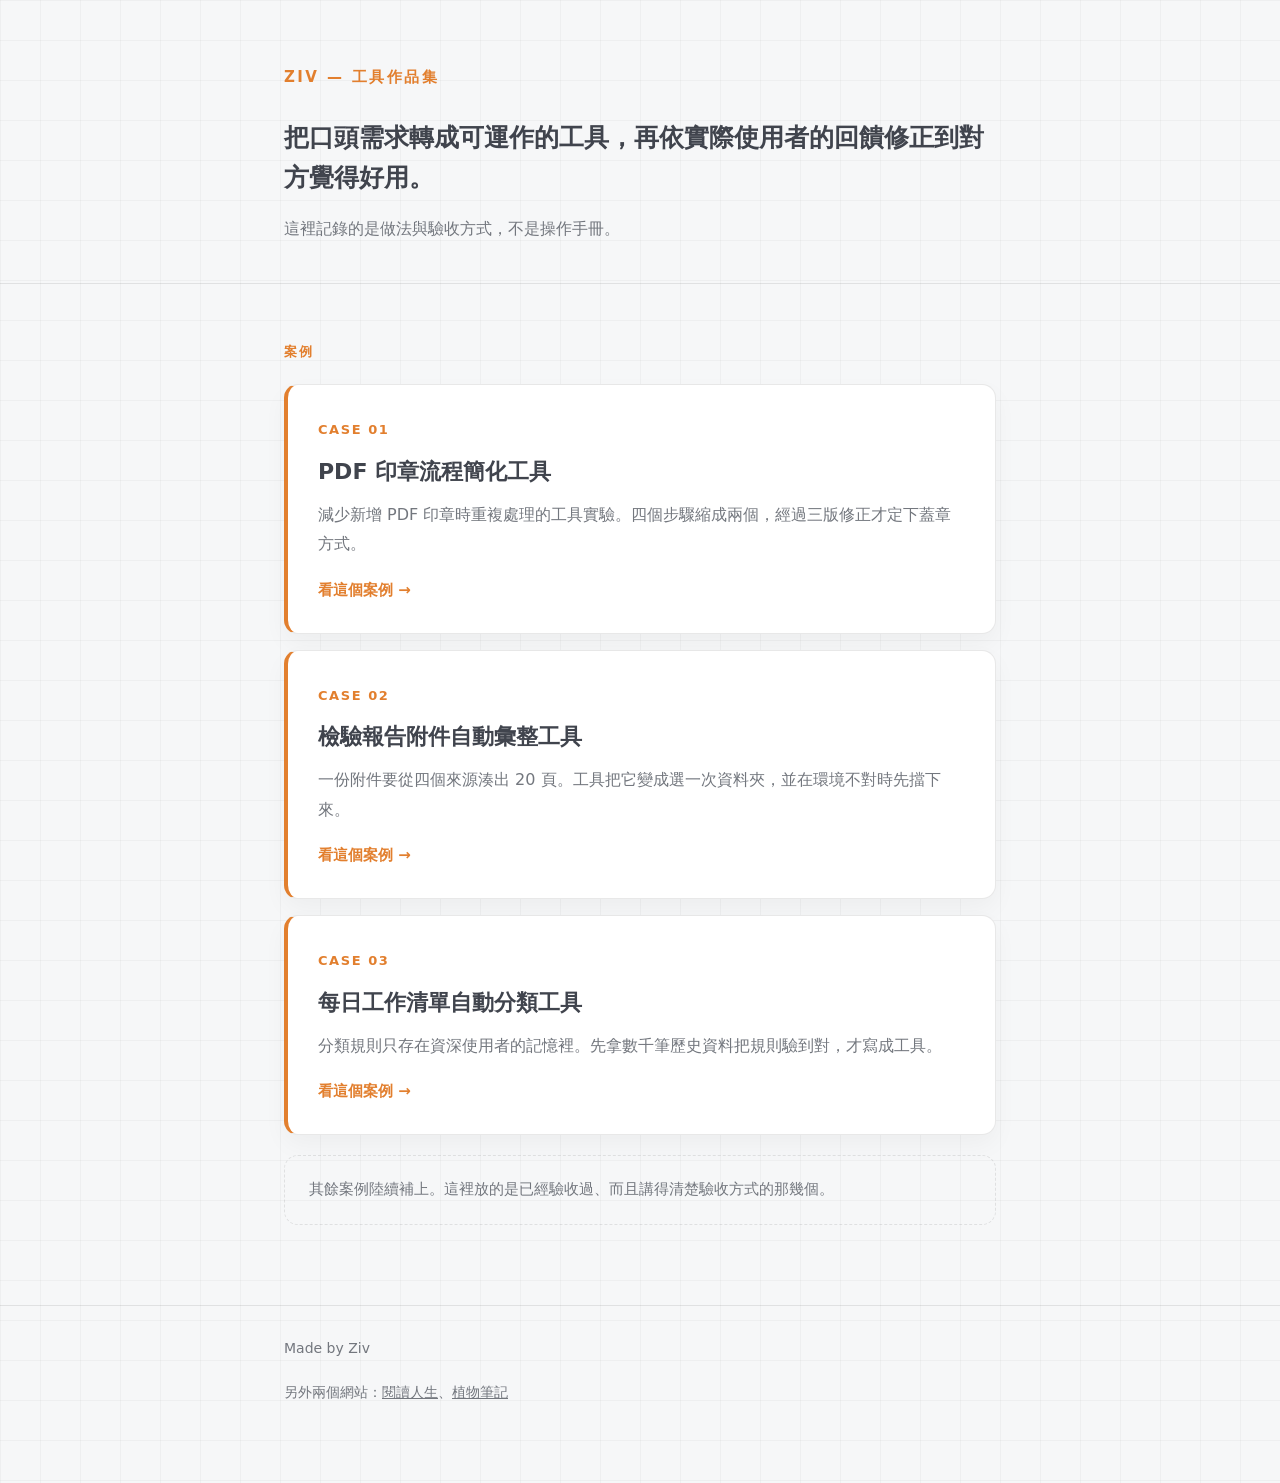
<file: index.html>
<!DOCTYPE html>
<html lang="zh-Hant">
<head>
<meta charset="utf-8">
<meta name="viewport" content="width=device-width, initial-scale=1">
<title>Ziv｜工具作品集</title>
<meta name="description" content="把口頭需求轉成可運作的小工具，再依實際使用者的回饋修正到對方覺得好用。">
<link rel="stylesheet" href="styles.css">
</head>
<body>

<header class="site-head">
  <div class="wrap">
    <p class="site-name">ZIV — 工具作品集</p>
    <p class="site-lead">把口頭需求轉成可運作的工具，再依實際使用者的回饋修正到對方覺得好用。</p>
    <p class="site-sub">這裡記錄的是做法與驗收方式，不是操作手冊。</p>
  </div>
</header>

<main class="wrap">

  <p class="section-label">案例</p>

  <a class="case" href="pdf-stamp.html">
    <span class="case-no">CASE 01</span>
    <h2 class="case-title" style="border:0;padding:0;margin:10px 0 0;">PDF 印章流程簡化工具</h2>
    <p class="case-desc">減少新增 PDF 印章時重複處理的工具實驗。四個步驟縮成兩個，經過三版修正才定下蓋章方式。</p>
    <p class="case-more">看這個案例 →</p>
  </a>

  <a class="case" href="report-appendix.html" style="margin-top:16px;">
    <span class="case-no">CASE 02</span>
    <h2 class="case-title" style="border:0;padding:0;margin:10px 0 0;">檢驗報告附件自動彙整工具</h2>
    <p class="case-desc">一份附件要從四個來源湊出 20 頁。工具把它變成選一次資料夾，並在環境不對時先擋下來。</p>
    <p class="case-more">看這個案例 →</p>
  </a>

  <a class="case" href="worklist-sorter.html" style="margin-top:16px;">
    <span class="case-no">CASE 03</span>
    <h2 class="case-title" style="border:0;padding:0;margin:10px 0 0;">每日工作清單自動分類工具</h2>
    <p class="case-desc">分類規則只存在資深使用者的記憶裡。先拿數千筆歷史資料把規則驗到對，才寫成工具。</p>
    <p class="case-more">看這個案例 →</p>
  </a>

  <p class="pending">其餘案例陸續補上。這裡放的是已經驗收過、而且講得清楚驗收方式的那幾個。</p>

</main>

<footer class="site-foot">
  <div class="wrap">
    <p>Made by Ziv</p>
    <p>另外兩個網站：<a href="https://vita-lectionis.pages.dev">閱讀人生</a>、<a href="https://folia-domestica.pages.dev">植物筆記</a></p>
  </div>
</footer>

</body>
</html>
</file>
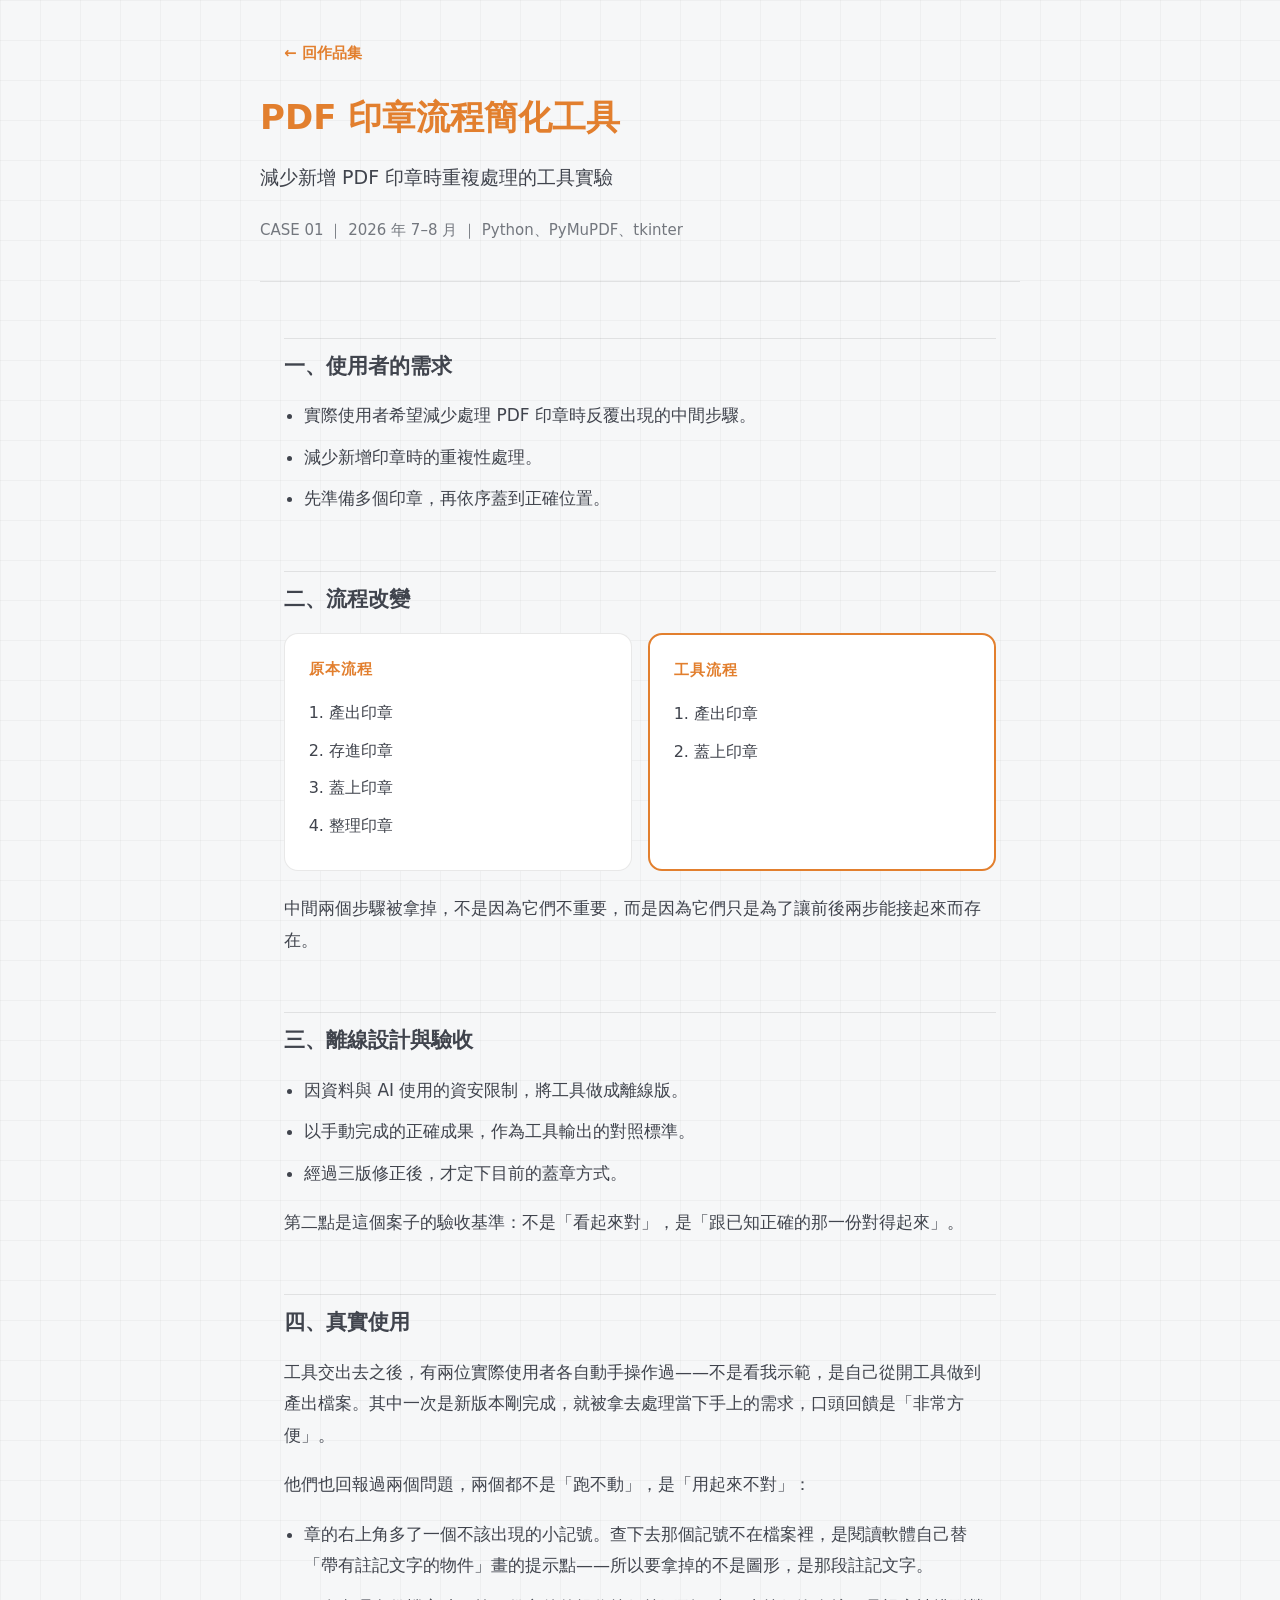
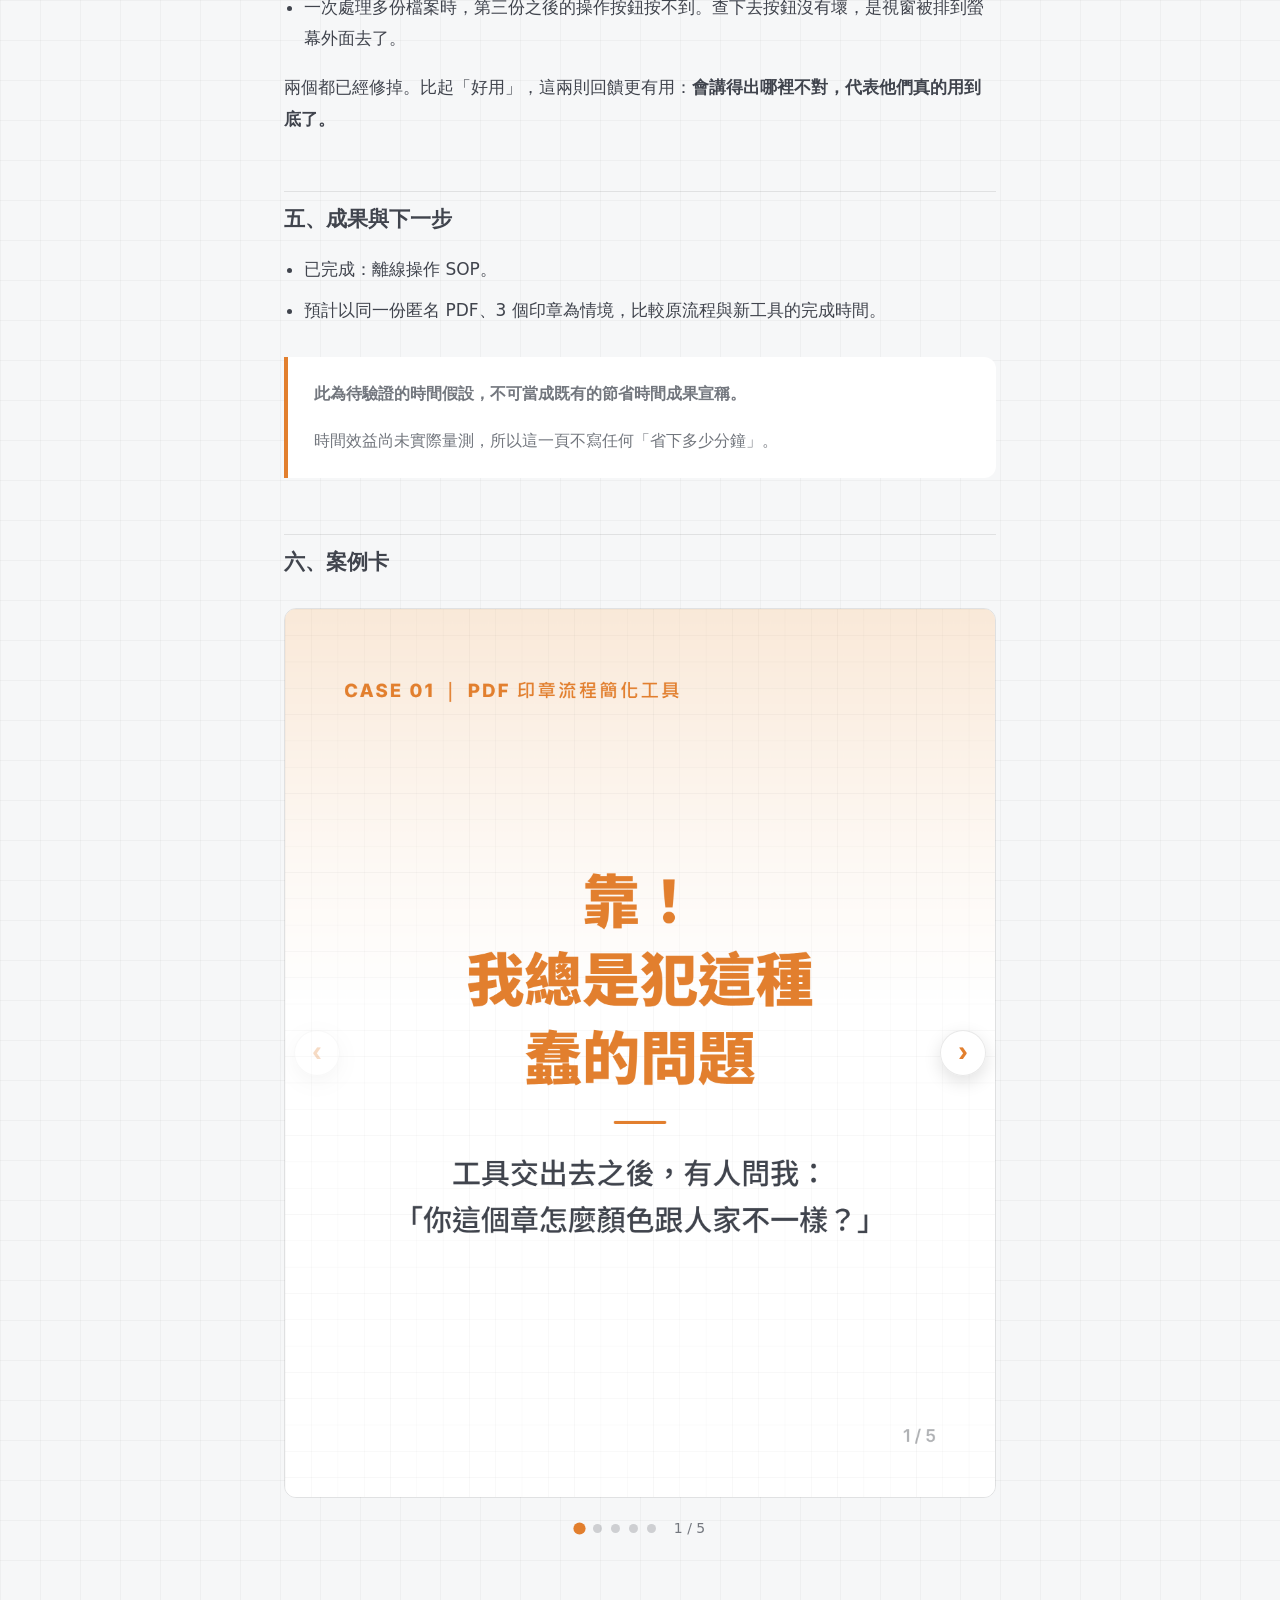
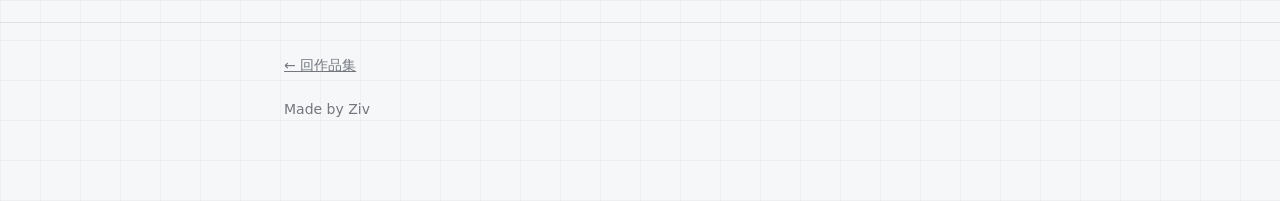
<file: pdf-stamp.html>
<!DOCTYPE html>
<html lang="zh-Hant">
<head>
<meta charset="utf-8">
<meta name="viewport" content="width=device-width, initial-scale=1">
<title>PDF 印章流程簡化工具｜Ziv 工具作品集</title>
<meta name="description" content="減少新增 PDF 印章時重複處理的工具實驗：需求、流程改變、離線設計與驗收方式。">
<link rel="stylesheet" href="styles.css">
</head>
<body>

<div class="wrap">
  <a class="back" href="index.html">← 回作品集</a>
</div>

<header class="wrap art-head">
  <h1 class="art-title">PDF 印章流程簡化工具</h1>
  <p class="art-sub">減少新增 PDF 印章時重複處理的工具實驗</p>
  <p class="art-meta">CASE 01 ｜ 2026 年 7–8 月 ｜ Python、PyMuPDF、tkinter</p>
</header>

<main class="wrap">

  <h2>一、使用者的需求</h2>
  <ul>
    <li>實際使用者希望減少處理 PDF 印章時反覆出現的中間步驟。</li>
    <li>減少新增印章時的重複性處理。</li>
    <li>先準備多個印章，再依序蓋到正確位置。</li>
  </ul>

  <h2>二、流程改變</h2>
  <div class="flow-pair">
    <div class="flow-box">
      <h3>原本流程</h3>
      <ol>
        <li>產出印章</li>
        <li>存進印章</li>
        <li>蓋上印章</li>
        <li>整理印章</li>
      </ol>
    </div>
    <div class="flow-box now">
      <h3>工具流程</h3>
      <ol>
        <li>產出印章</li>
        <li>蓋上印章</li>
      </ol>
    </div>
  </div>
  <p>中間兩個步驟被拿掉，不是因為它們不重要，而是因為它們只是為了讓前後兩步能接起來而存在。</p>

  <h2>三、離線設計與驗收</h2>
  <ul>
    <li>因資料與 AI 使用的資安限制，將工具做成離線版。</li>
    <li>以手動完成的正確成果，作為工具輸出的對照標準。</li>
    <li>經過三版修正後，才定下目前的蓋章方式。</li>
  </ul>
  <p>第二點是這個案子的驗收基準：不是「看起來對」，是「跟已知正確的那一份對得起來」。</p>

  <h2>四、真實使用</h2>

  <p>工具交出去之後，有兩位實際使用者各自動手操作過——不是看我示範，是自己從開工具做到產出檔案。其中一次是新版本剛完成，就被拿去處理當下手上的需求，口頭回饋是「非常方便」。</p>

  <p>他們也回報過兩個問題，兩個都不是「跑不動」，是「用起來不對」：</p>
  <ul>
    <li>章的右上角多了一個不該出現的小記號。查下去那個記號不在檔案裡，是閱讀軟體自己替「帶有註記文字的物件」畫的提示點——所以要拿掉的不是圖形，是那段註記文字。</li>
    <li>一次處理多份檔案時，第三份之後的操作按鈕按不到。查下去按鈕沒有壞，是視窗被排到螢幕外面去了。</li>
  </ul>

  <p>兩個都已經修掉。比起「好用」，這兩則回饋更有用：<strong>會講得出哪裡不對，代表他們真的用到底了。</strong></p>

  <h2>五、成果與下一步</h2>
  <ul>
    <li>已完成：離線操作 SOP。</li>
    <li>預計以同一份匿名 PDF、3 個印章為情境，比較原流程與新工具的完成時間。</li>
  </ul>

  <div class="caveat">
    <p><strong>此為待驗證的時間假設，不可當成既有的節省時間成果宣稱。</strong></p>
    <p>時間效益尚未實際量測，所以這一頁不寫任何「省下多少分鐘」。</p>
  </div>

  <h2>六、案例卡</h2>

  <div class="carousel" id="cardDeck">
    <div class="carousel-frame">
      <button class="nav prev" type="button" aria-label="上一張">‹</button>

      <div class="track" tabindex="0" role="group" aria-roledescription="輪播" aria-label="案例卡">
        <!-- 輪播不用 lazy：翻到下一張才開始抓圖，會先閃一格空白 -->
        <figure class="slide"><img src="cards/01-cover.png" alt="封面：PDF 印章流程簡化工具" decoding="async"></figure>
        <figure class="slide"><img src="cards/02-needs.png" alt="使用者需求" decoding="async"></figure>
        <figure class="slide"><img src="cards/03-flow.png" alt="流程改變：四步縮成兩步" decoding="async"></figure>
        <figure class="slide"><img src="cards/04-verify.png" alt="解法與驗證" decoding="async"></figure>
        <figure class="slide"><img src="cards/05-next.png" alt="成果與下一步" decoding="async"></figure>
      </div>

      <button class="nav next" type="button" aria-label="下一張">›</button>
    </div>

    <div class="carousel-foot">
      <div class="dots" role="tablist" aria-label="選擇案例卡"></div>
      <p class="counter" aria-live="polite"><span class="cur">1</span> / <span class="total">5</span></p>
    </div>
  </div>

</main>

<script>
(function () {
  var deck = document.getElementById('cardDeck');
  if (!deck) return;

  var track  = deck.querySelector('.track');
  var slides = Array.prototype.slice.call(deck.querySelectorAll('.slide'));
  var prev   = deck.querySelector('.prev');
  var next   = deck.querySelector('.next');
  var dotBox = deck.querySelector('.dots');
  var curEl  = deck.querySelector('.cur');
  var index  = 0;

  deck.querySelector('.total').textContent = slides.length;

  // 沒有 JS 時是一排可捲動的卡，有 JS 才長出控制項
  deck.classList.add('is-live');

  var dots = slides.map(function (_, i) {
    var d = document.createElement('button');
    d.type = 'button';
    d.className = 'dot';
    d.setAttribute('role', 'tab');
    d.setAttribute('aria-label', '第 ' + (i + 1) + ' 張');
    d.addEventListener('click', function () { go(i); });
    dotBox.appendChild(d);
    return d;
  });

  // 不用 scrollTo({behavior:'smooth'})，也不用 CSS scroll-behavior——
  // 兩者在部分環境會靜默不執行，結果是圓點換了、圖片沒動。
  // 這裡每一格自己寫入 scrollLeft，動不動得了不看瀏覽器臉色。
  var slide = null;
  var reduce = window.matchMedia && window.matchMedia('(prefers-reduced-motion: reduce)').matches;

  function glide(to) {
    if (slide) cancelAnimationFrame(slide);
    var from = track.scrollLeft;
    var dist = to - from;

    // 動畫跑不動的情況一律直接就位：分頁在背景時 rAF 不發生，
    // 若還等它跑完，圓點會換而圖片不動——寧可少一段滑順也不能不動
    var cannotAnimate = reduce || document.hidden || !window.requestAnimationFrame;
    if (cannotAnimate || Math.abs(dist) < 2) { track.scrollLeft = to; return; }

    var t0 = performance.now();
    var dur = 320;
    (function step(now) {
      var p = Math.min(1, (now - t0) / dur);
      var e = p < .5 ? 4 * p * p * p : 1 - Math.pow(-2 * p + 2, 3) / 2; // easeInOutCubic
      track.scrollLeft = from + dist * e;
      if (p < 1) { slide = requestAnimationFrame(step); }
      else { track.scrollLeft = to; }   // 收尾一定落在整數位置
    })(t0);
  }

  function go(i) {
    index = Math.max(0, Math.min(slides.length - 1, i));
    glide(slides[index].offsetLeft - track.offsetLeft);
    paint();
  }

  function paint() {
    dots.forEach(function (d, i) {
      d.classList.toggle('on', i === index);
      d.setAttribute('aria-selected', i === index);
    });
    curEl.textContent = index + 1;
    prev.disabled = index === 0;
    next.disabled = index === slides.length - 1;
  }

  prev.addEventListener('click', function () { go(index - 1); });
  next.addEventListener('click', function () { go(index + 1); });

  track.addEventListener('keydown', function (e) {
    if (e.key === 'ArrowLeft')  { e.preventDefault(); go(index - 1); }
    if (e.key === 'ArrowRight') { e.preventDefault(); go(index + 1); }
  });

  // 手指滑動／觸控板由瀏覽器原生 scroll-snap 處理，這裡只負責把位置讀回來
  var idle;
  track.addEventListener('scroll', function () {
    clearTimeout(idle);
    idle = setTimeout(function () {
      var mid = track.scrollLeft + track.clientWidth / 2;
      var near = 0, best = Infinity;
      slides.forEach(function (s, i) {
        var c = s.offsetLeft - track.offsetLeft + s.clientWidth / 2;
        if (Math.abs(c - mid) < best) { best = Math.abs(c - mid); near = i; }
      });
      if (near !== index) { index = near; paint(); }
    }, 90);
  }, { passive: true });

  paint();
})();
</script>

<footer class="site-foot">
  <div class="wrap">
    <p><a href="index.html">← 回作品集</a></p>
    <p>Made by Ziv</p>
  </div>
</footer>

</body>
</html>
</file>
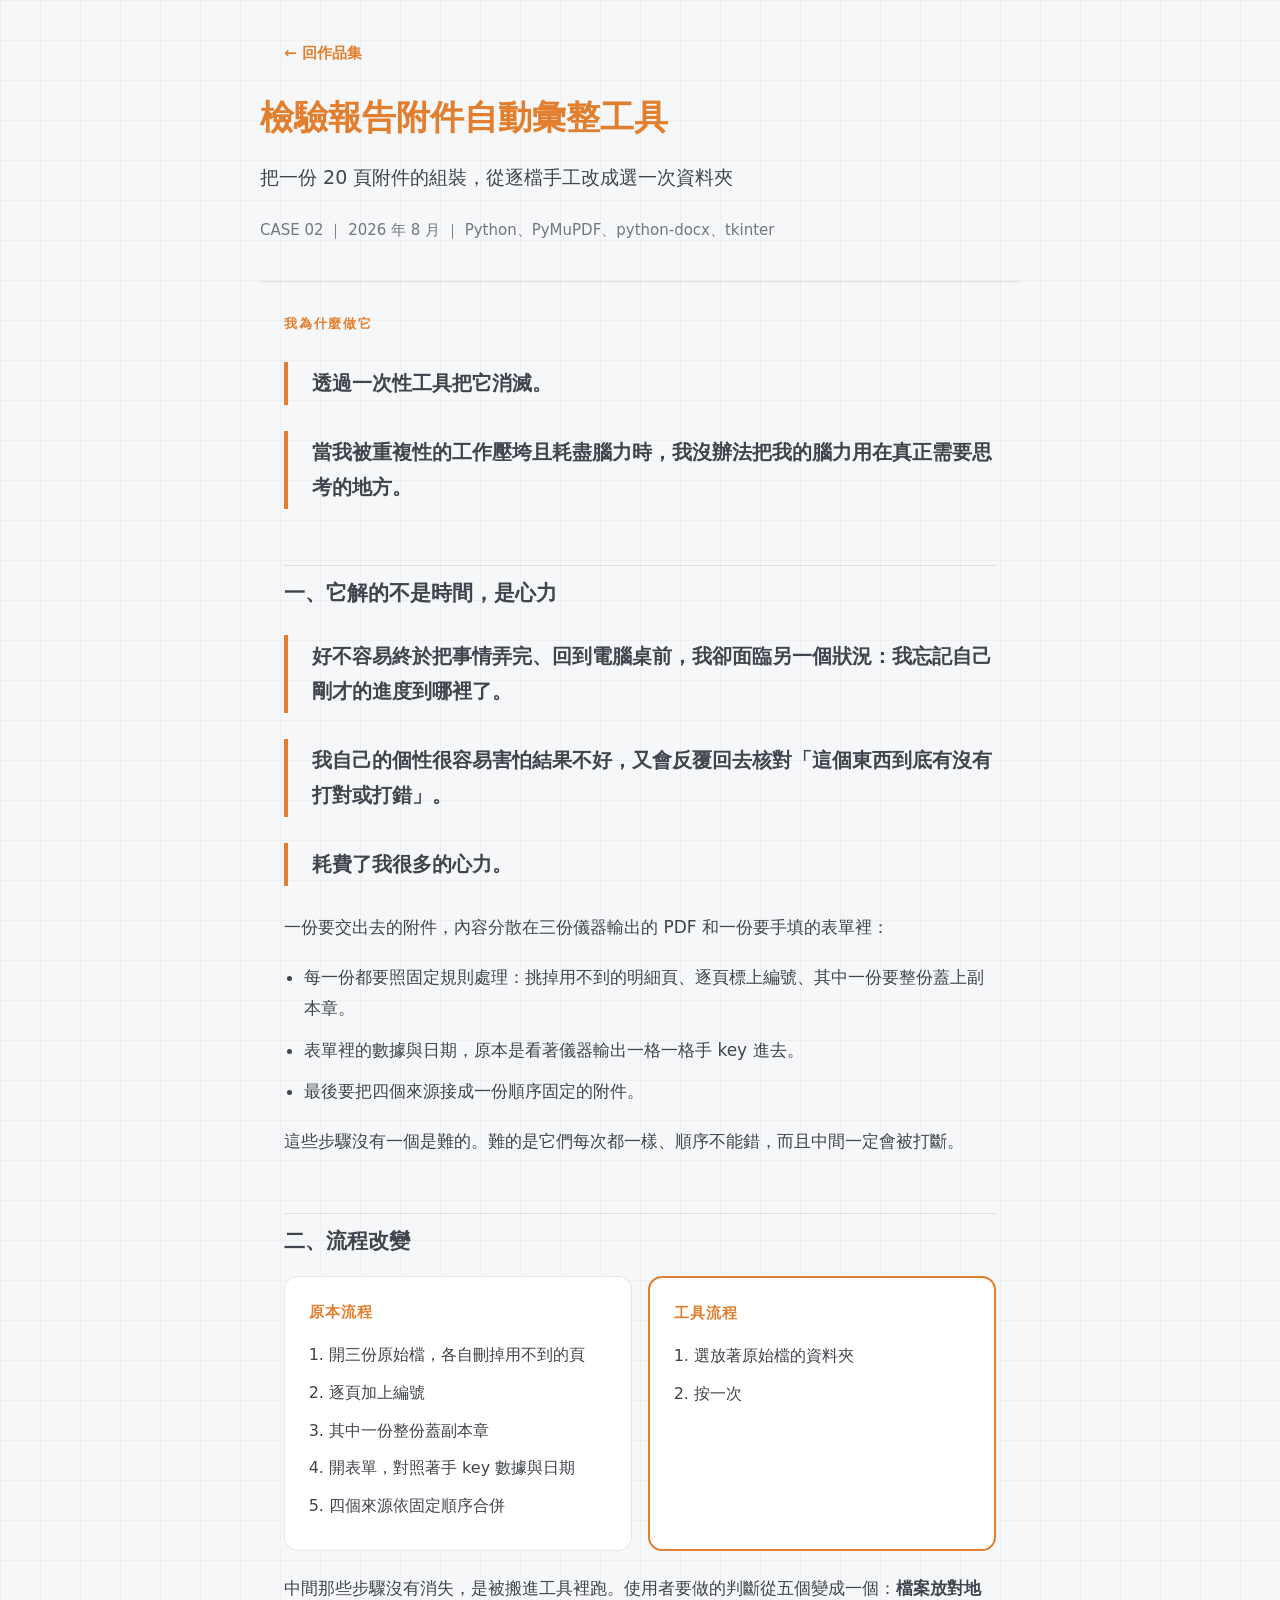
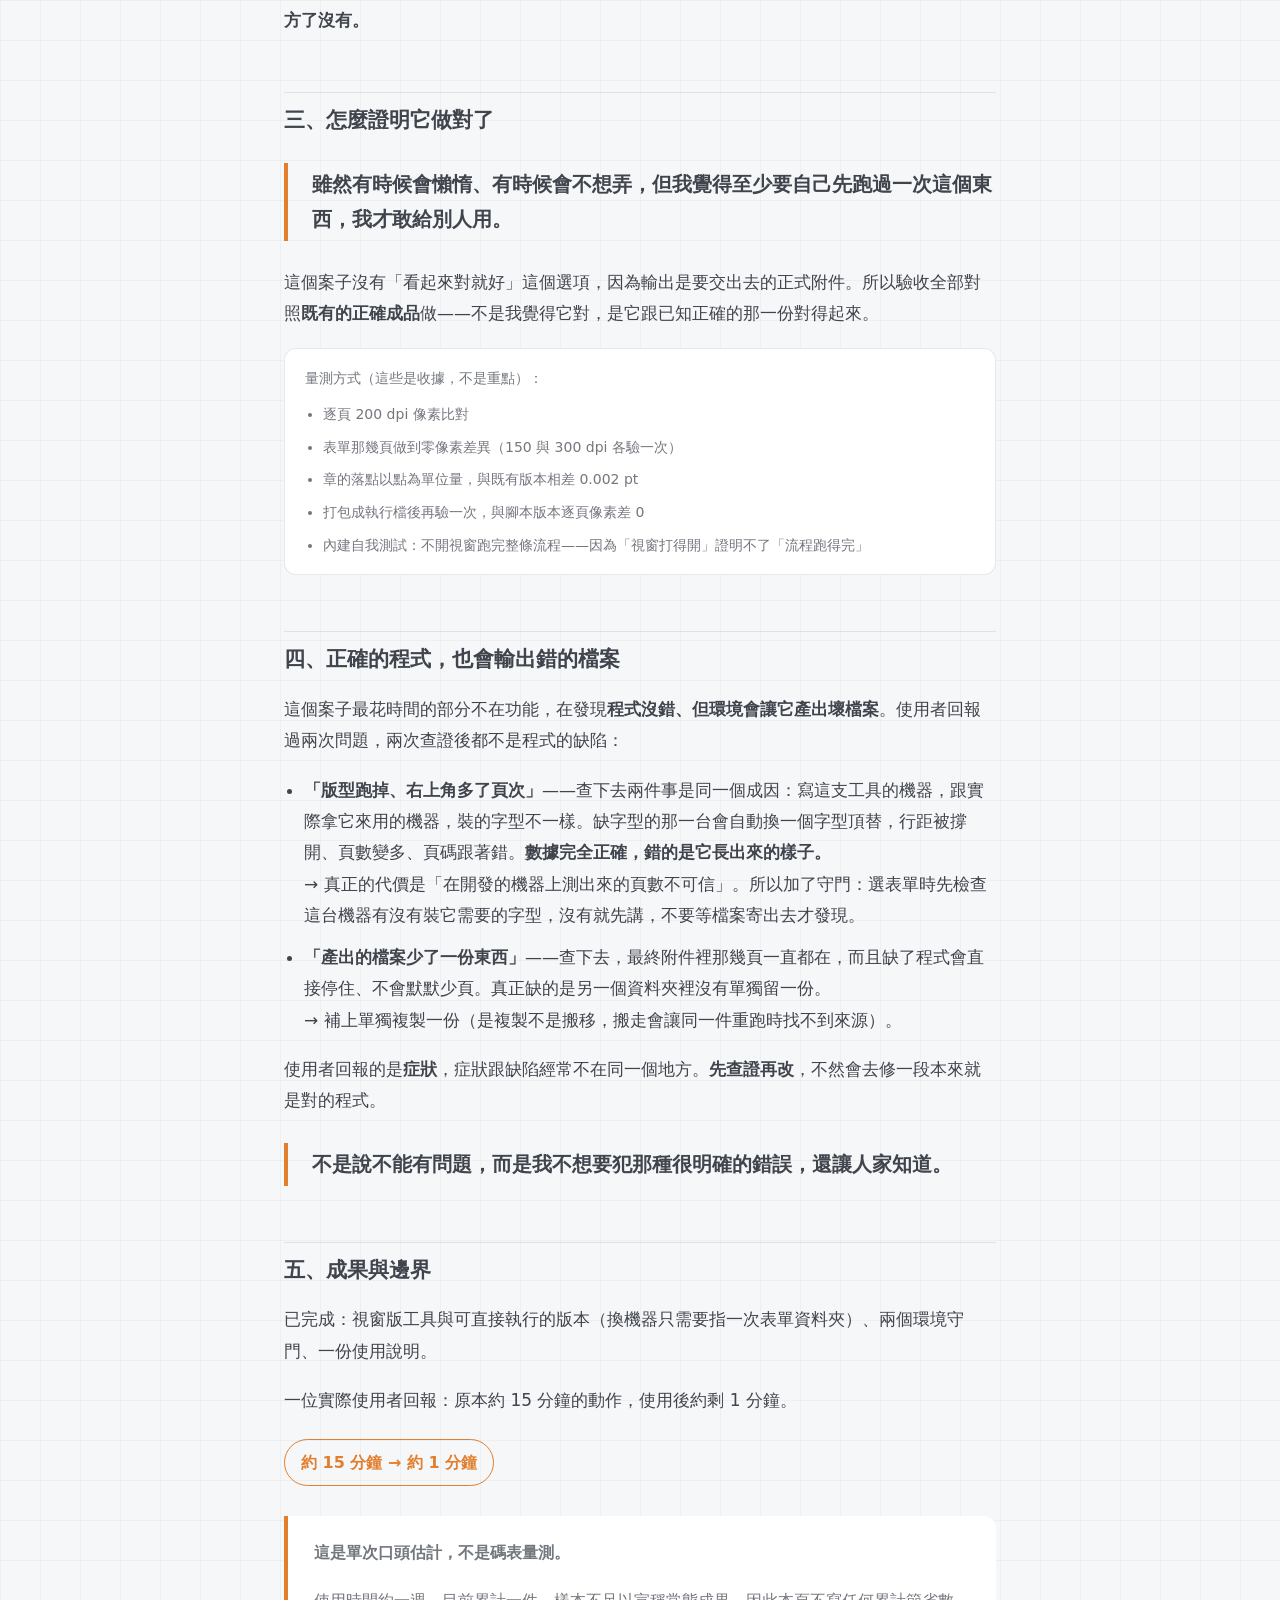
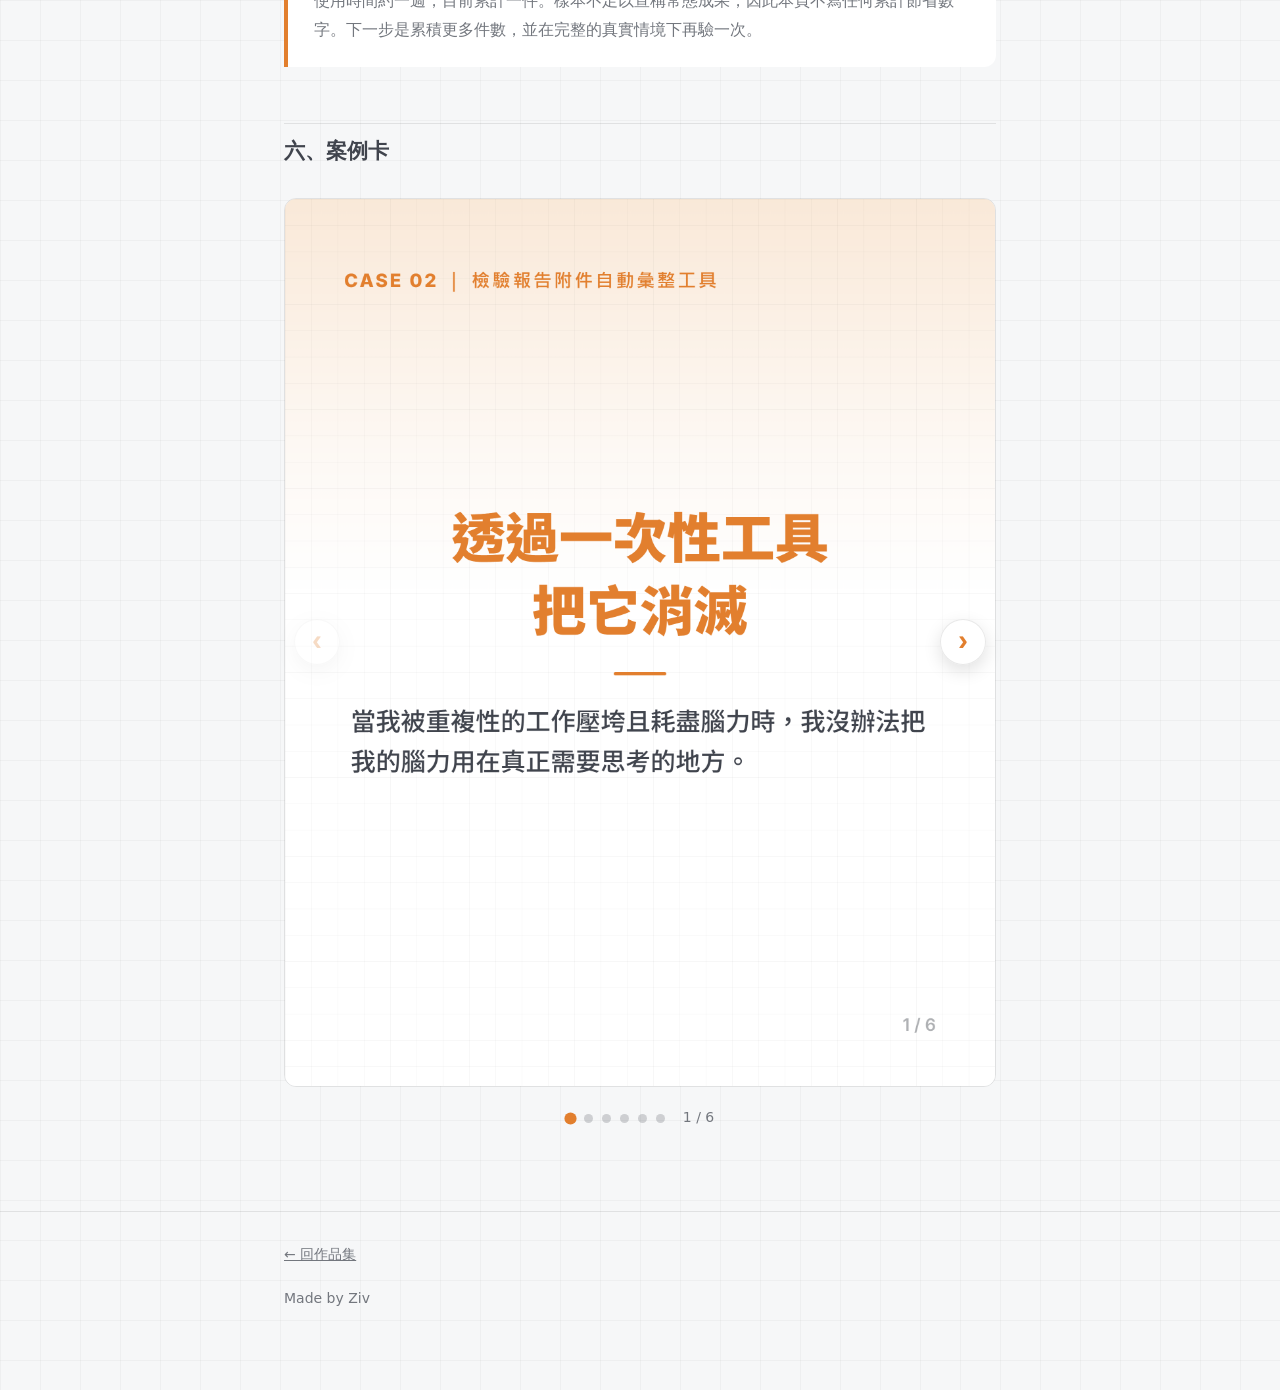
<file: report-appendix.html>
<!DOCTYPE html>
<html lang="zh-Hant">
<head>
<meta charset="utf-8">
<meta name="viewport" content="width=device-width, initial-scale=1">
<title>檢驗報告附件自動彙整工具｜Ziv 工具作品集</title>
<meta name="description" content="把分散在三份儀器輸出與一份表單裡的資料，合併、標註、蓋章、組成單一附件的工具實驗。">
<link rel="stylesheet" href="styles.css">
</head>
<body>

<div class="wrap">
  <a class="back" href="index.html">← 回作品集</a>
</div>

<header class="wrap art-head">
  <h1 class="art-title">檢驗報告附件自動彙整工具</h1>
  <p class="art-sub">把一份 20 頁附件的組裝，從逐檔手工改成選一次資料夾</p>
  <p class="art-meta">CASE 02 ｜ 2026 年 8 月 ｜ Python、PyMuPDF、python-docx、tkinter</p>
</header>

<main class="wrap">

  <!-- 定位句：本人原話。「一次性」「消滅」兩個詞尚在觀察（見 CASE 02 內容紀錄），
       若日後換字，這裡與案例卡 01 要一起改，不要只改一邊。 -->
  <p class="saying-label">我為什麼做它</p>
  <p class="saying">透過一次性工具把它消滅。</p>
  <p class="saying">當我被重複性的工作壓垮且耗盡腦力時，我沒辦法把我的腦力用在真正需要思考的地方。</p>

  <h2>一、它解的不是時間，是心力</h2>

  <p class="saying">好不容易終於把事情弄完、回到電腦桌前，我卻面臨另一個狀況：我忘記自己剛才的進度到哪裡了。</p>
  <p class="saying">我自己的個性很容易害怕結果不好，又會反覆回去核對「這個東西到底有沒有打對或打錯」。</p>
  <p class="saying">耗費了我很多的心力。</p>

  <p>一份要交出去的附件，內容分散在三份儀器輸出的 PDF 和一份要手填的表單裡：</p>
  <ul>
    <li>每一份都要照固定規則處理：挑掉用不到的明細頁、逐頁標上編號、其中一份要整份蓋上副本章。</li>
    <li>表單裡的數據與日期，原本是看著儀器輸出一格一格手 key 進去。</li>
    <li>最後要把四個來源接成一份順序固定的附件。</li>
  </ul>

  <p>這些步驟沒有一個是難的。難的是它們每次都一樣、順序不能錯，而且中間一定會被打斷。</p>

  <h2>二、流程改變</h2>

  <div class="flow-pair">
    <div class="flow-box">
      <h3>原本流程</h3>
      <ol>
        <li>開三份原始檔，各自刪掉用不到的頁</li>
        <li>逐頁加上編號</li>
        <li>其中一份整份蓋副本章</li>
        <li>開表單，對照著手 key 數據與日期</li>
        <li>四個來源依固定順序合併</li>
      </ol>
    </div>
    <div class="flow-box now">
      <h3>工具流程</h3>
      <ol>
        <li>選放著原始檔的資料夾</li>
        <li>按一次</li>
      </ol>
    </div>
  </div>

  <p>中間那些步驟沒有消失，是被搬進工具裡跑。使用者要做的判斷從五個變成一個：<strong>檔案放對地方了沒有。</strong></p>

  <h2>三、怎麼證明它做對了</h2>

  <p class="saying">雖然有時候會懶惰、有時候會不想弄，但我覺得至少要自己先跑過一次這個東西，我才敢給別人用。</p>

  <p>這個案子沒有「看起來對就好」這個選項，因為輸出是要交出去的正式附件。所以驗收全部對照<strong>既有的正確成品</strong>做——不是我覺得它對，是它跟已知正確的那一份對得起來。</p>

  <!-- ul 不能放進 p，用 div 包（放 p 裡瀏覽器會自己把 p 關掉，樣式跟著斷） -->
  <div class="footnote">
    <p style="margin:0 0 10px;">量測方式（這些是收據，不是重點）：</p>
    <ul>
      <li>逐頁 200 dpi 像素比對</li>
      <li>表單那幾頁做到零像素差異（150 與 300 dpi 各驗一次）</li>
      <li>章的落點以點為單位量，與既有版本相差 0.002 pt</li>
      <li>打包成執行檔後再驗一次，與腳本版本逐頁像素差 0</li>
      <li>內建自我測試：不開視窗跑完整條流程——因為「視窗打得開」證明不了「流程跑得完」</li>
    </ul>
  </div>

  <h2>四、正確的程式，也會輸出錯的檔案</h2>

  <p>這個案子最花時間的部分不在功能，在發現<strong>程式沒錯、但環境會讓它產出壞檔案</strong>。使用者回報過兩次問題，兩次查證後都不是程式的缺陷：</p>

  <ul>
    <li><strong>「版型跑掉、右上角多了頁次」</strong>——查下去兩件事是同一個成因：寫這支工具的機器，跟實際拿它來用的機器，裝的字型不一樣。缺字型的那一台會自動換一個字型頂替，行距被撐開、頁數變多、頁碼跟著錯。<strong>數據完全正確，錯的是它長出來的樣子。</strong><br>
    → 真正的代價是「在開發的機器上測出來的頁數不可信」。所以加了守門：選表單時先檢查這台機器有沒有裝它需要的字型，沒有就先講，不要等檔案寄出去才發現。</li>
    <li><strong>「產出的檔案少了一份東西」</strong>——查下去，最終附件裡那幾頁一直都在，而且缺了程式會直接停住、不會默默少頁。真正缺的是另一個資料夾裡沒有單獨留一份。<br>
    → 補上單獨複製一份（是複製不是搬移，搬走會讓同一件重跑時找不到來源）。</li>
  </ul>

  <p>使用者回報的是<strong>症狀</strong>，症狀跟缺陷經常不在同一個地方。<strong>先查證再改</strong>，不然會去修一段本來就是對的程式。</p>

  <p class="saying">不是說不能有問題，而是我不想要犯那種很明確的錯誤，還讓人家知道。</p>

  <h2>五、成果與邊界</h2>

  <p>已完成：視窗版工具與可直接執行的版本（換機器只需要指一次表單資料夾）、兩個環境守門、一份使用說明。</p>

  <p>一位實際使用者回報：原本約 15 分鐘的動作，使用後約剩 1 分鐘。</p>
  <p><span class="figure">約 15 分鐘 → 約 1 分鐘</span></p>

  <div class="caveat">
    <p><strong>這是單次口頭估計，不是碼表量測。</strong></p>
    <p>使用時間約一週，目前累計一件。樣本不足以宣稱常態成果，因此本頁不寫任何累計節省數字。下一步是累積更多件數，並在完整的真實情境下再驗一次。</p>
  </div>

  <h2>六、案例卡</h2>

  <div class="carousel" id="cardDeck">
    <div class="carousel-frame">
      <button class="nav prev" type="button" aria-label="上一張">‹</button>

      <div class="track" tabindex="0" role="group" aria-roledescription="輪播" aria-label="案例卡">
        <!-- 輪播不用 lazy：翻到下一張才開始抓圖，會先閃一格空白 -->
        <figure class="slide"><img src="cards/case02/01-cover.png" alt="封面：檢驗報告附件自動彙整工具" decoding="async"></figure>
        <figure class="slide"><img src="cards/case02/02-why.png" alt="它解的不是時間，是心力" decoding="async"></figure>
        <figure class="slide"><img src="cards/case02/03-flow.png" alt="流程改變：判斷從五個變成一個" decoding="async"></figure>
        <figure class="slide"><img src="cards/case02/04-verify.png" alt="怎麼證明它做對了" decoding="async"></figure>
        <figure class="slide"><img src="cards/case02/05-guard.png" alt="正確的程式，也會輸出錯的檔案" decoding="async"></figure>
        <figure class="slide"><img src="cards/case02/06-result.png" alt="成果與邊界" decoding="async"></figure>
      </div>

      <button class="nav next" type="button" aria-label="下一張">›</button>
    </div>

    <div class="carousel-foot">
      <div class="dots" role="tablist" aria-label="選擇案例卡"></div>
      <p class="counter" aria-live="polite"><span class="cur">1</span> / <span class="total">6</span></p>
    </div>
  </div>

</main>

<script>
(function () {
  var deck = document.getElementById('cardDeck');
  if (!deck) return;

  var track  = deck.querySelector('.track');
  var slides = Array.prototype.slice.call(deck.querySelectorAll('.slide'));
  var prev   = deck.querySelector('.prev');
  var next   = deck.querySelector('.next');
  var dotBox = deck.querySelector('.dots');
  var curEl  = deck.querySelector('.cur');
  var index  = 0;

  deck.querySelector('.total').textContent = slides.length;

  // 沒有 JS 時是一排可捲動的卡，有 JS 才長出控制項
  deck.classList.add('is-live');

  var dots = slides.map(function (_, i) {
    var d = document.createElement('button');
    d.type = 'button';
    d.className = 'dot';
    d.setAttribute('role', 'tab');
    d.setAttribute('aria-label', '第 ' + (i + 1) + ' 張');
    d.addEventListener('click', function () { go(i); });
    dotBox.appendChild(d);
    return d;
  });

  // 不用 scrollTo({behavior:'smooth'})，也不用 CSS scroll-behavior——
  // 兩者在部分環境會靜默不執行，結果是圓點換了、圖片沒動。
  // 這裡每一格自己寫入 scrollLeft，動不動得了不看瀏覽器臉色。
  var slide = null;
  var reduce = window.matchMedia && window.matchMedia('(prefers-reduced-motion: reduce)').matches;

  function glide(to) {
    if (slide) cancelAnimationFrame(slide);
    var from = track.scrollLeft;
    var dist = to - from;

    // 動畫跑不動的情況一律直接就位：分頁在背景時 rAF 不發生，
    // 若還等它跑完，圓點會換而圖片不動——寧可少一段滑順也不能不動
    var cannotAnimate = reduce || document.hidden || !window.requestAnimationFrame;
    if (cannotAnimate || Math.abs(dist) < 2) { track.scrollLeft = to; return; }

    var t0 = performance.now();
    var dur = 320;
    (function step(now) {
      var p = Math.min(1, (now - t0) / dur);
      var e = p < .5 ? 4 * p * p * p : 1 - Math.pow(-2 * p + 2, 3) / 2; // easeInOutCubic
      track.scrollLeft = from + dist * e;
      if (p < 1) { slide = requestAnimationFrame(step); }
      else { track.scrollLeft = to; }   // 收尾一定落在整數位置
    })(t0);
  }

  function go(i) {
    index = Math.max(0, Math.min(slides.length - 1, i));
    glide(slides[index].offsetLeft - track.offsetLeft);
    paint();
  }

  function paint() {
    dots.forEach(function (d, i) {
      d.classList.toggle('on', i === index);
      d.setAttribute('aria-selected', i === index);
    });
    curEl.textContent = index + 1;
    prev.disabled = index === 0;
    next.disabled = index === slides.length - 1;
  }

  prev.addEventListener('click', function () { go(index - 1); });
  next.addEventListener('click', function () { go(index + 1); });

  track.addEventListener('keydown', function (e) {
    if (e.key === 'ArrowLeft')  { e.preventDefault(); go(index - 1); }
    if (e.key === 'ArrowRight') { e.preventDefault(); go(index + 1); }
  });

  // 手指滑動／觸控板由瀏覽器原生 scroll-snap 處理，這裡只負責把位置讀回來
  var idle;
  track.addEventListener('scroll', function () {
    clearTimeout(idle);
    idle = setTimeout(function () {
      var mid = track.scrollLeft + track.clientWidth / 2;
      var near = 0, best = Infinity;
      slides.forEach(function (s, i) {
        var c = s.offsetLeft - track.offsetLeft + s.clientWidth / 2;
        if (Math.abs(c - mid) < best) { best = Math.abs(c - mid); near = i; }
      });
      if (near !== index) { index = near; paint(); }
    }, 90);
  }, { passive: true });

  paint();
})();
</script>

<footer class="site-foot">
  <div class="wrap">
    <p><a href="index.html">← 回作品集</a></p>
    <p>Made by Ziv</p>
  </div>
</footer>

</body>
</html>
</file>
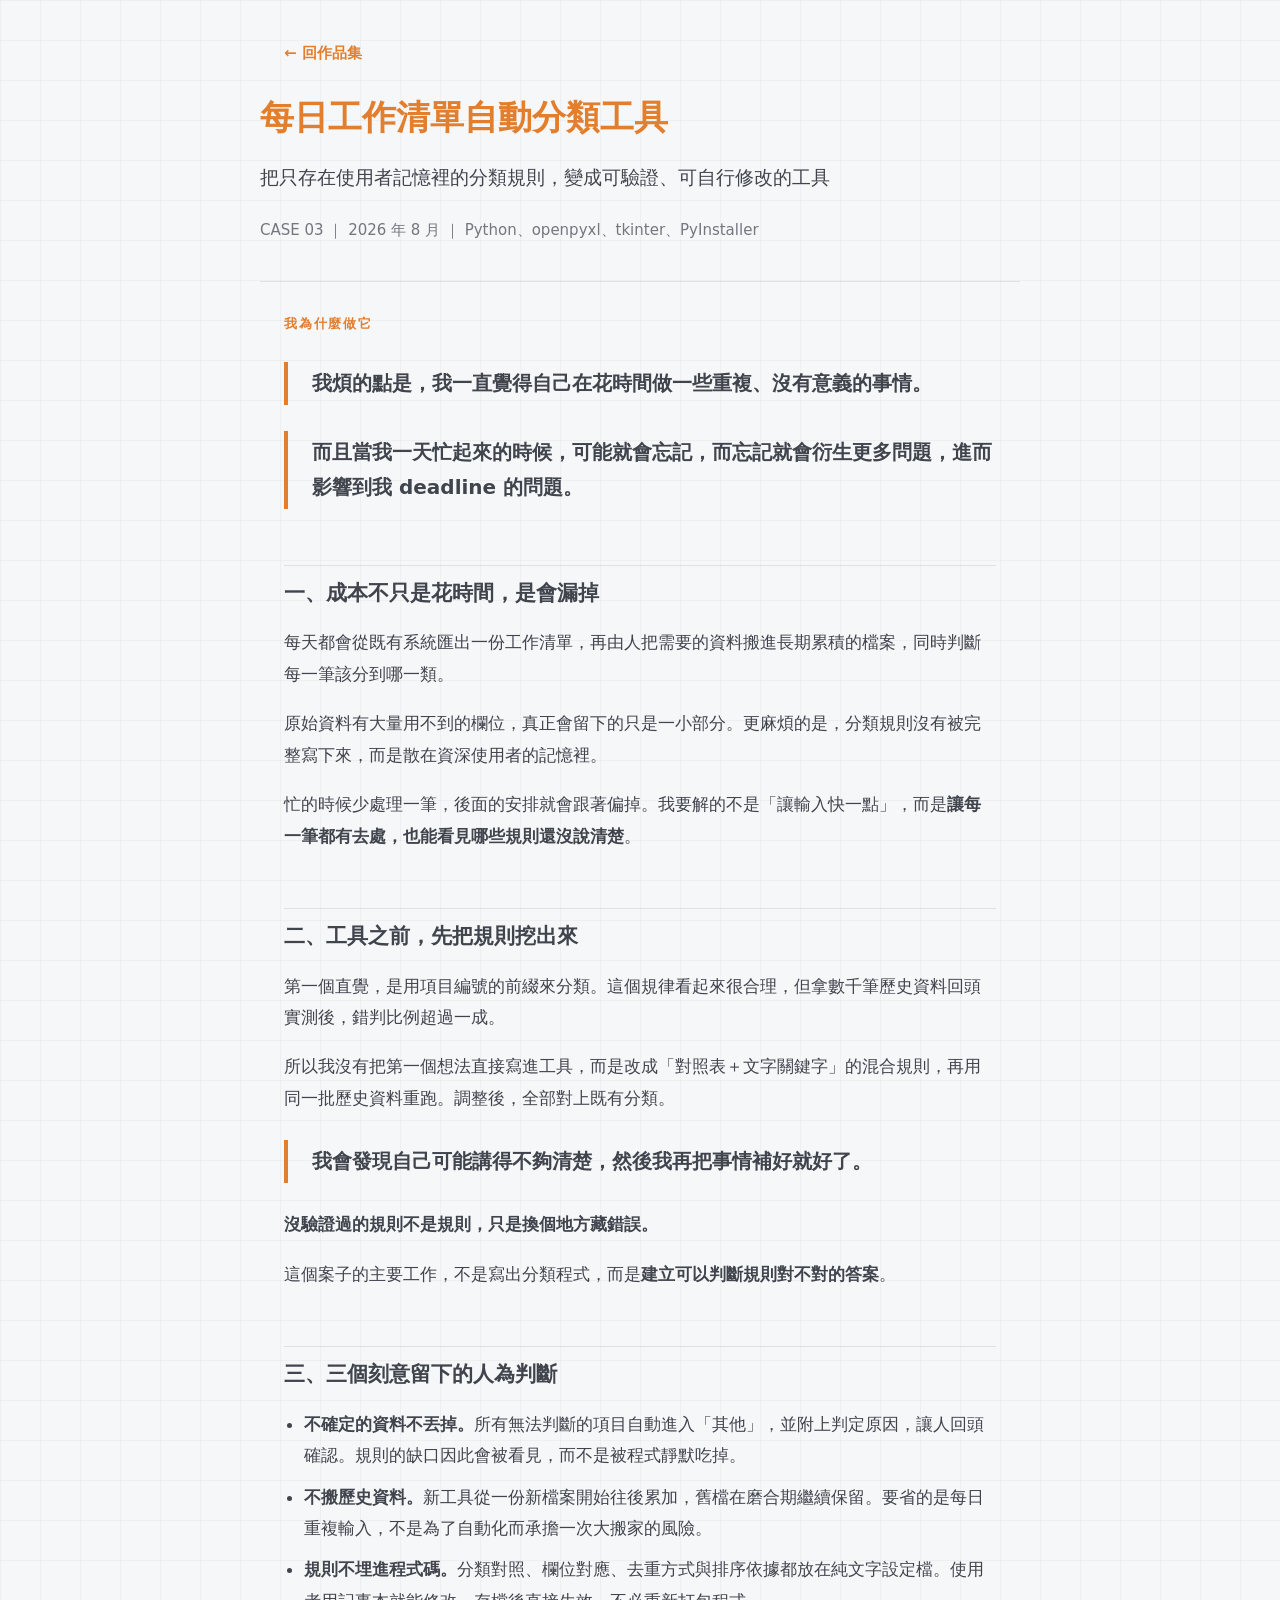
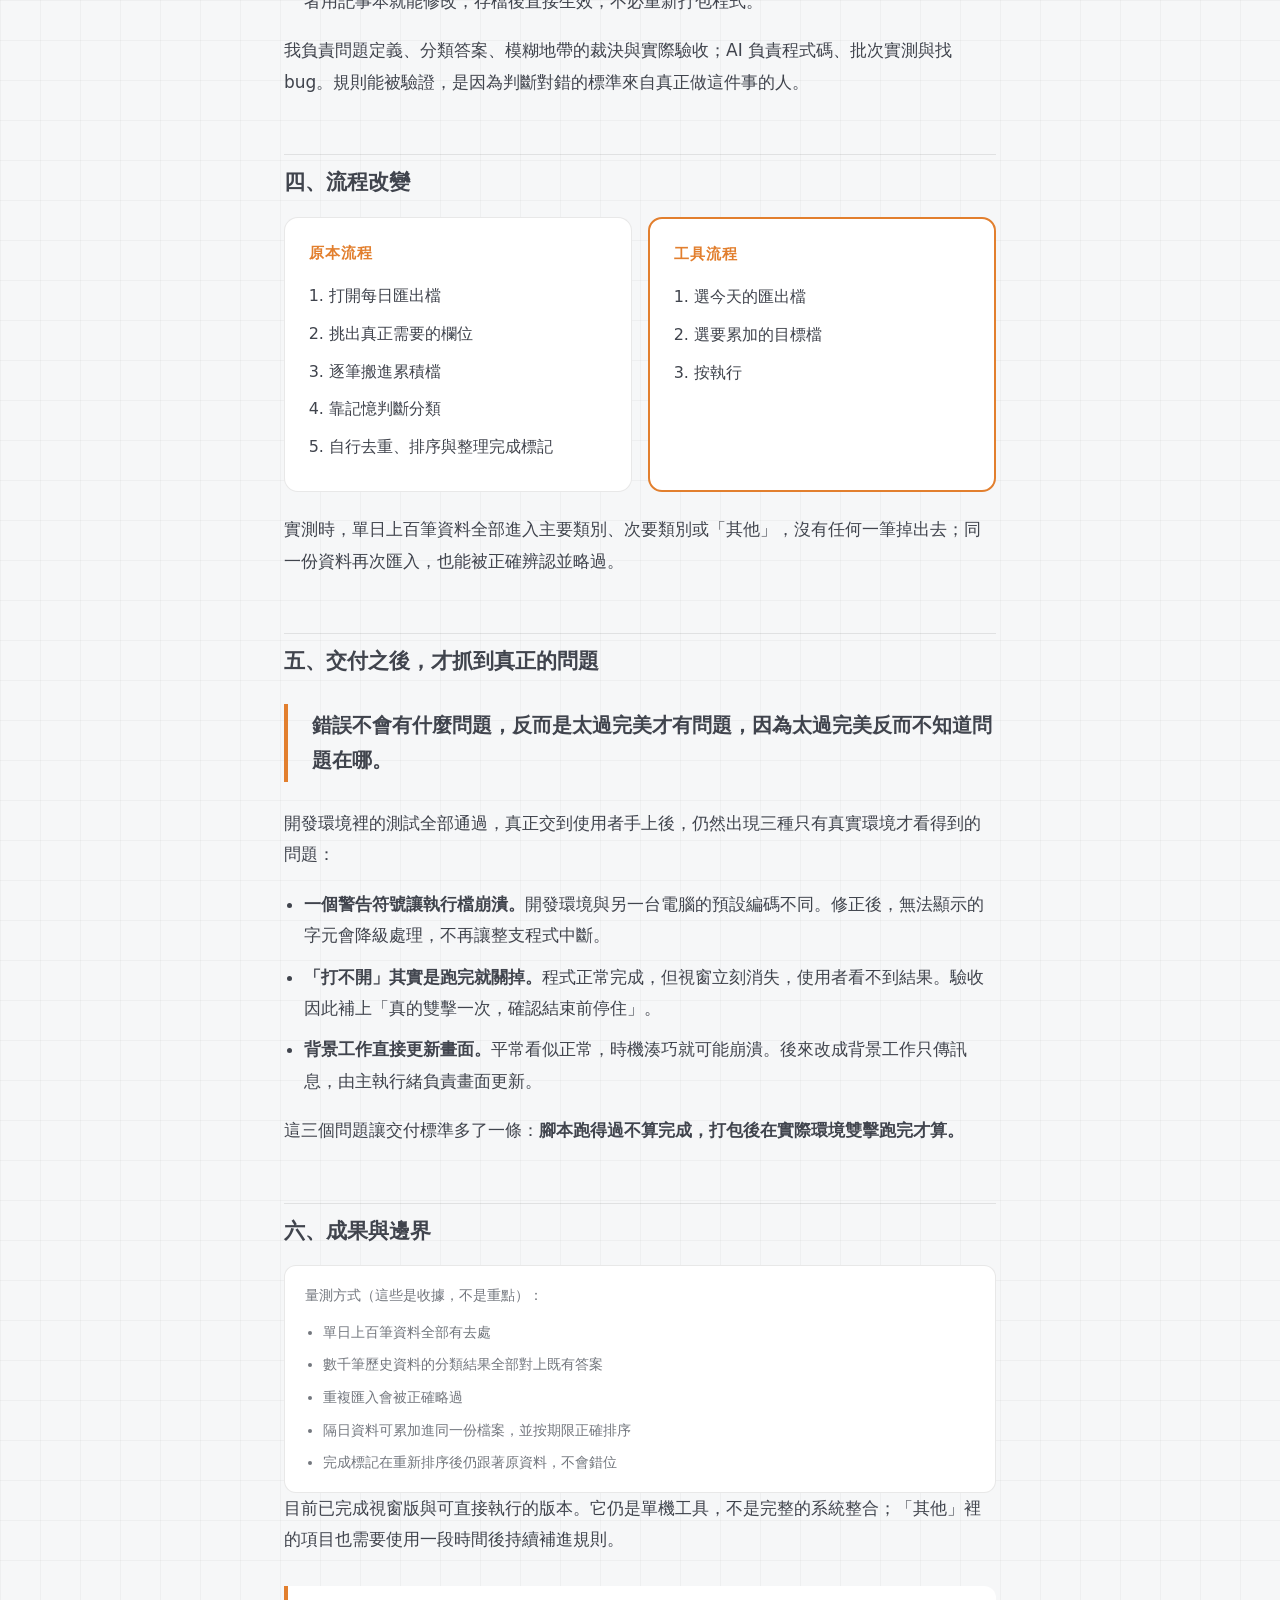
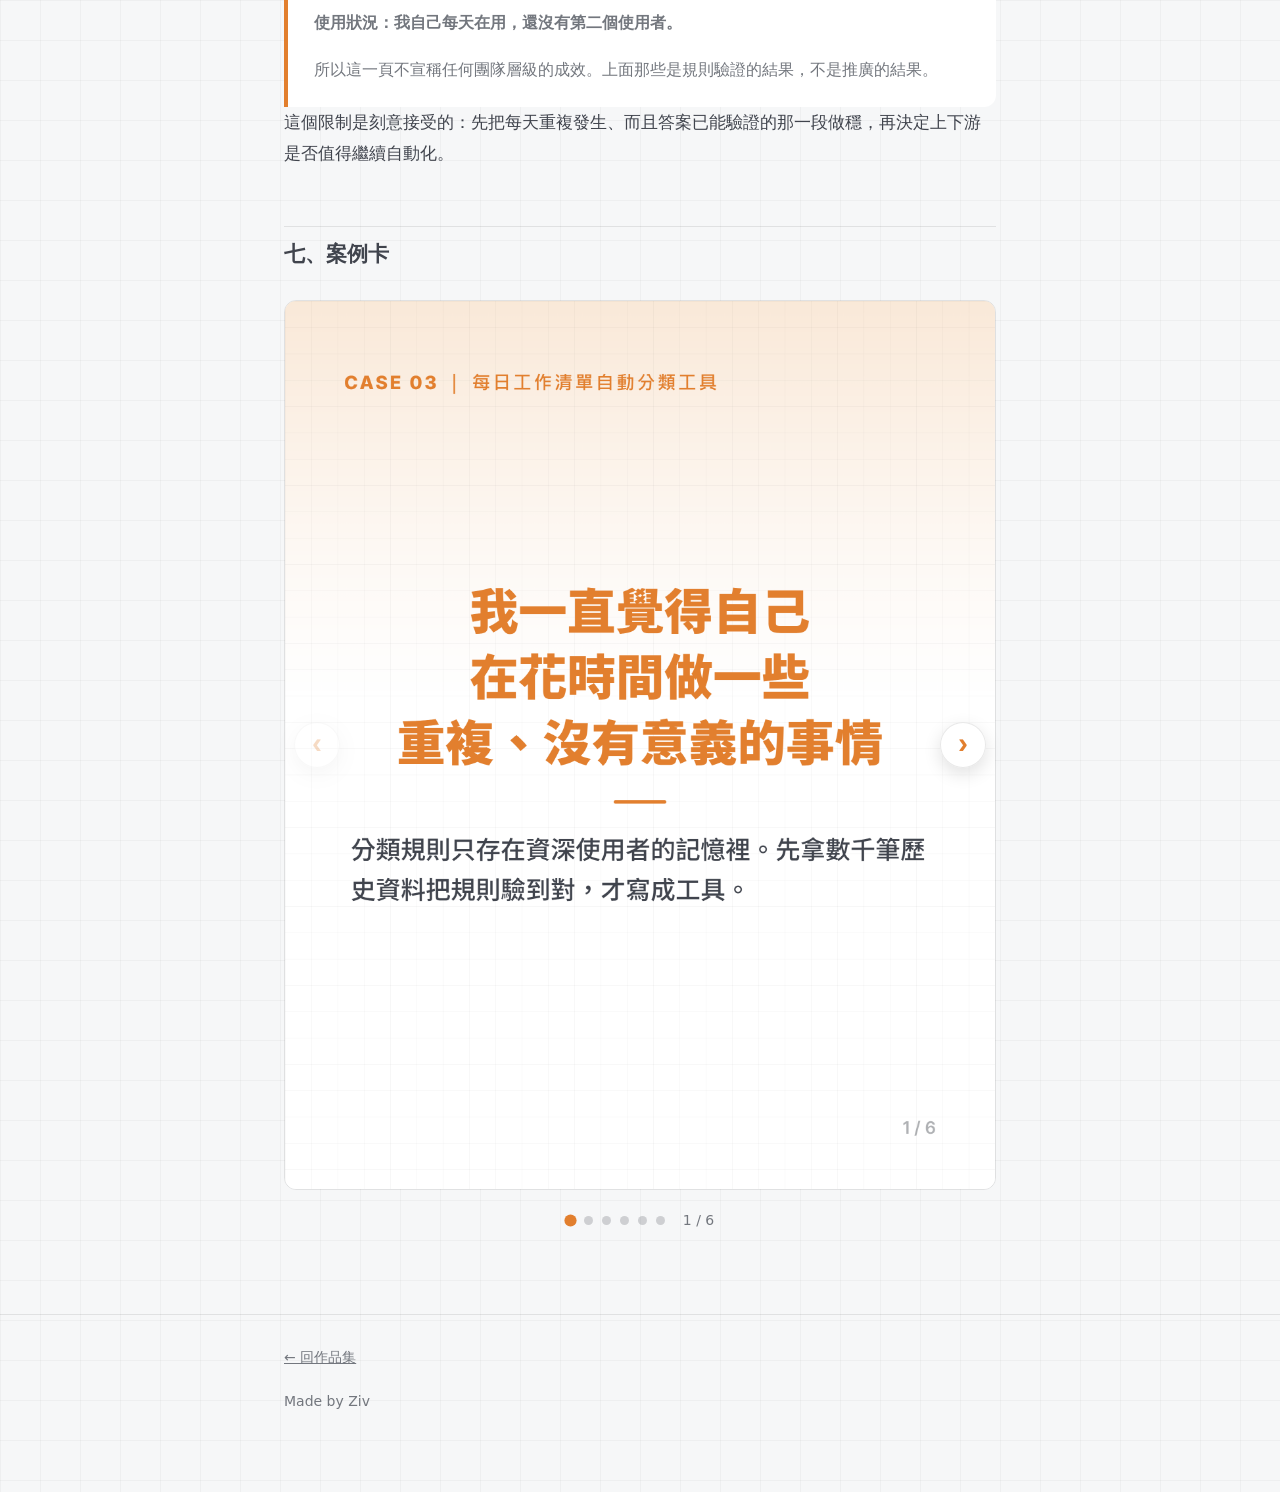
<file: worklist-sorter.html>
<!DOCTYPE html>
<html lang="zh-Hant">
<head>
<meta charset="utf-8">
<meta name="viewport" content="width=device-width, initial-scale=1">
<title>每日工作清單自動分類工具｜Ziv 工具作品集</title>
<meta name="description" content="把只存在使用者記憶裡的分類規則挖出來、拿歷史資料驗證，再做成可自行修改的工具。">
<link rel="stylesheet" href="styles.css">
</head>
<body>

<div class="wrap">
  <a class="back" href="index.html">← 回作品集</a>
</div>

<header class="wrap art-head">
  <h1 class="art-title">每日工作清單自動分類工具</h1>
  <p class="art-sub">把只存在使用者記憶裡的分類規則，變成可驗證、可自行修改的工具</p>
  <p class="art-meta">CASE 03 ｜ 2026 年 8 月 ｜ Python、openpyxl、tkinter、PyInstaller</p>
</header>

<main class="wrap">

  <!-- 定位句：本人原話，不要改寫。要換句子先問過本人。 -->
  <p class="saying-label">我為什麼做它</p>
  <p class="saying">我煩的點是，我一直覺得自己在花時間做一些重複、沒有意義的事情。</p>
  <p class="saying">而且當我一天忙起來的時候，可能就會忘記，而忘記就會衍生更多問題，進而影響到我 deadline 的問題。</p>

  <h2>一、成本不只是花時間，是會漏掉</h2>

  <p>每天都會從既有系統匯出一份工作清單，再由人把需要的資料搬進長期累積的檔案，同時判斷每一筆該分到哪一類。</p>

  <p>原始資料有大量用不到的欄位，真正會留下的只是一小部分。更麻煩的是，分類規則沒有被完整寫下來，而是散在資深使用者的記憶裡。</p>

  <p>忙的時候少處理一筆，後面的安排就會跟著偏掉。我要解的不是「讓輸入快一點」，而是<strong>讓每一筆都有去處，也能看見哪些規則還沒說清楚</strong>。</p>

  <h2>二、工具之前，先把規則挖出來</h2>

  <p>第一個直覺，是用項目編號的前綴來分類。這個規律看起來很合理，但拿數千筆歷史資料回頭實測後，錯判比例超過一成。</p>

  <p>所以我沒有把第一個想法直接寫進工具，而是改成「對照表＋文字關鍵字」的混合規則，再用同一批歷史資料重跑。調整後，全部對上既有分類。</p>

  <p class="saying">我會發現自己可能講得不夠清楚，然後我再把事情補好就好了。</p>

  <p><strong>沒驗證過的規則不是規則，只是換個地方藏錯誤。</strong></p>

  <p>這個案子的主要工作，不是寫出分類程式，而是<strong>建立可以判斷規則對不對的答案</strong>。</p>

  <h2>三、三個刻意留下的人為判斷</h2>

  <ul>
    <li><strong>不確定的資料不丟掉。</strong>所有無法判斷的項目自動進入「其他」，並附上判定原因，讓人回頭確認。規則的缺口因此會被看見，而不是被程式靜默吃掉。</li>
    <li><strong>不搬歷史資料。</strong>新工具從一份新檔案開始往後累加，舊檔在磨合期繼續保留。要省的是每日重複輸入，不是為了自動化而承擔一次大搬家的風險。</li>
    <li><strong>規則不埋進程式碼。</strong>分類對照、欄位對應、去重方式與排序依據都放在純文字設定檔。使用者用記事本就能修改，存檔後直接生效，不必重新打包程式。</li>
  </ul>

  <p>我負責問題定義、分類答案、模糊地帶的裁決與實際驗收；AI 負責程式碼、批次實測與找 bug。規則能被驗證，是因為判斷對錯的標準來自真正做這件事的人。</p>

  <h2>四、流程改變</h2>

  <div class="flow-pair">
    <div class="flow-box">
      <h3>原本流程</h3>
      <ol>
        <li>打開每日匯出檔</li>
        <li>挑出真正需要的欄位</li>
        <li>逐筆搬進累積檔</li>
        <li>靠記憶判斷分類</li>
        <li>自行去重、排序與整理完成標記</li>
      </ol>
    </div>
    <div class="flow-box now">
      <h3>工具流程</h3>
      <ol>
        <li>選今天的匯出檔</li>
        <li>選要累加的目標檔</li>
        <li>按執行</li>
      </ol>
    </div>
  </div>

  <p>實測時，單日上百筆資料全部進入主要類別、次要類別或「其他」，沒有任何一筆掉出去；同一份資料再次匯入，也能被正確辨認並略過。</p>

  <h2>五、交付之後，才抓到真正的問題</h2>

  <p class="saying">錯誤不會有什麼問題，反而是太過完美才有問題，因為太過完美反而不知道問題在哪。</p>

  <p>開發環境裡的測試全部通過，真正交到使用者手上後，仍然出現三種只有真實環境才看得到的問題：</p>

  <ul>
    <li><strong>一個警告符號讓執行檔崩潰。</strong>開發環境與另一台電腦的預設編碼不同。修正後，無法顯示的字元會降級處理，不再讓整支程式中斷。</li>
    <li><strong>「打不開」其實是跑完就關掉。</strong>程式正常完成，但視窗立刻消失，使用者看不到結果。驗收因此補上「真的雙擊一次，確認結束前停住」。</li>
    <li><strong>背景工作直接更新畫面。</strong>平常看似正常，時機湊巧就可能崩潰。後來改成背景工作只傳訊息，由主執行緒負責畫面更新。</li>
  </ul>

  <p>這三個問題讓交付標準多了一條：<strong>腳本跑得過不算完成，打包後在實際環境雙擊跑完才算。</strong></p>

  <h2>六、成果與邊界</h2>

  <div class="footnote">
    <p style="margin:0 0 10px;">量測方式（這些是收據，不是重點）：</p>
    <ul>
      <li>單日上百筆資料全部有去處</li>
      <li>數千筆歷史資料的分類結果全部對上既有答案</li>
      <li>重複匯入會被正確略過</li>
      <li>隔日資料可累加進同一份檔案，並按期限正確排序</li>
      <li>完成標記在重新排序後仍跟著原資料，不會錯位</li>
    </ul>
  </div>

  <p>目前已完成視窗版與可直接執行的版本。它仍是單機工具，不是完整的系統整合；「其他」裡的項目也需要使用一段時間後持續補進規則。</p>

  <div class="caveat">
    <p><strong>使用狀況：我自己每天在用，還沒有第二個使用者。</strong></p>
    <p>所以這一頁不宣稱任何團隊層級的成效。上面那些是規則驗證的結果，不是推廣的結果。</p>
  </div>

  <p>這個限制是刻意接受的：先把每天重複發生、而且答案已能驗證的那一段做穩，再決定上下游是否值得繼續自動化。</p>

  <h2>七、案例卡</h2>

  <div class="carousel" id="cardDeck">
    <div class="carousel-frame">
      <button class="nav prev" type="button" aria-label="上一張">‹</button>

      <div class="track" tabindex="0" role="group" aria-roledescription="輪播" aria-label="案例卡">
        <!-- 輪播不用 lazy：翻到下一張才開始抓圖，會先閃一格空白 -->
        <figure class="slide"><img src="cards/case03/01-cover.png" alt="封面：每日工作清單自動分類工具" decoding="async"></figure>
        <figure class="slide"><img src="cards/case03/02-cost.png" alt="成本不只是花時間，是會漏掉" decoding="async"></figure>
        <figure class="slide"><img src="cards/case03/03-rule.png" alt="原來我弄錯了，那再修正就好" decoding="async"></figure>
        <figure class="slide"><img src="cards/case03/04-judge.png" alt="不確定的資料，不能讓程式靜默吃掉" decoding="async"></figure>
        <figure class="slide"><img src="cards/case03/05-after.png" alt="交付之後才抓到的三個問題" decoding="async"></figure>
        <figure class="slide"><img src="cards/case03/06-result.png" alt="每一筆都有去處：成果與邊界" decoding="async"></figure>
      </div>

      <button class="nav next" type="button" aria-label="下一張">›</button>
    </div>

    <div class="carousel-foot">
      <div class="dots" role="tablist" aria-label="選擇案例卡"></div>
      <p class="counter" aria-live="polite"><span class="cur">1</span> / <span class="total">6</span></p>
    </div>
  </div>

</main>


<footer class="site-foot">
  <div class="wrap">
    <p><a href="index.html">← 回作品集</a></p>
    <p>Made by Ziv</p>
  </div>
</footer>

<script>
(function () {
  var deck = document.getElementById('cardDeck');
  if (!deck) return;

  var track  = deck.querySelector('.track');
  var slides = Array.prototype.slice.call(deck.querySelectorAll('.slide'));
  var prev   = deck.querySelector('.prev');
  var next   = deck.querySelector('.next');
  var dotBox = deck.querySelector('.dots');
  var curEl  = deck.querySelector('.cur');
  var index  = 0;

  deck.querySelector('.total').textContent = slides.length;

  // 沒有 JS 時是一排可捲動的卡，有 JS 才長出控制項
  deck.classList.add('is-live');

  var dots = slides.map(function (_, i) {
    var d = document.createElement('button');
    d.type = 'button';
    d.className = 'dot';
    d.setAttribute('role', 'tab');
    d.setAttribute('aria-label', '第 ' + (i + 1) + ' 張');
    d.addEventListener('click', function () { go(i); });
    dotBox.appendChild(d);
    return d;
  });

  // 不用 scrollTo({behavior:'smooth'})，也不用 CSS scroll-behavior——
  // 兩者在部分環境會靜默不執行，結果是圓點換了、圖片沒動。
  // 這裡每一格自己寫入 scrollLeft，動不動得了不看瀏覽器臉色。
  var slide = null;
  var reduce = window.matchMedia && window.matchMedia('(prefers-reduced-motion: reduce)').matches;

  function glide(to) {
    if (slide) cancelAnimationFrame(slide);
    var from = track.scrollLeft;
    var dist = to - from;

    // 動畫跑不動的情況一律直接就位：分頁在背景時 rAF 不發生，
    // 若還等它跑完，圓點會換而圖片不動——寧可少一段滑順也不能不動
    var cannotAnimate = reduce || document.hidden || !window.requestAnimationFrame;
    if (cannotAnimate || Math.abs(dist) < 2) { track.scrollLeft = to; return; }

    var t0 = performance.now();
    var dur = 320;
    (function step(now) {
      var p = Math.min(1, (now - t0) / dur);
      var e = p < .5 ? 4 * p * p * p : 1 - Math.pow(-2 * p + 2, 3) / 2; // easeInOutCubic
      track.scrollLeft = from + dist * e;
      if (p < 1) { slide = requestAnimationFrame(step); }
      else { track.scrollLeft = to; }   // 收尾一定落在整數位置
    })(t0);
  }

  function go(i) {
    index = Math.max(0, Math.min(slides.length - 1, i));
    glide(slides[index].offsetLeft - track.offsetLeft);
    paint();
  }

  function paint() {
    dots.forEach(function (d, i) {
      d.classList.toggle('on', i === index);
      d.setAttribute('aria-selected', i === index);
    });
    curEl.textContent = index + 1;
    prev.disabled = index === 0;
    next.disabled = index === slides.length - 1;
  }

  prev.addEventListener('click', function () { go(index - 1); });
  next.addEventListener('click', function () { go(index + 1); });

  track.addEventListener('keydown', function (e) {
    if (e.key === 'ArrowLeft')  { e.preventDefault(); go(index - 1); }
    if (e.key === 'ArrowRight') { e.preventDefault(); go(index + 1); }
  });

  // 手指滑動／觸控板由瀏覽器原生 scroll-snap 處理，這裡只負責把位置讀回來
  var idle;
  track.addEventListener('scroll', function () {
    clearTimeout(idle);
    idle = setTimeout(function () {
      var mid = track.scrollLeft + track.clientWidth / 2;
      var near = 0, best = Infinity;
      slides.forEach(function (s, i) {
        var c = s.offsetLeft - track.offsetLeft + s.clientWidth / 2;
        if (Math.abs(c - mid) < best) { best = Math.abs(c - mid); near = i; }
      });
      if (near !== index) { index = near; paint(); }
    }, 90);
  }, { passive: true });

  paint();
})();
</script>

</body>
</html>
</file>
<file: styles.css>
/* 作品集網站｜橘白格線
   視覺沿用 2026-08-08 PDF 印章案例卡 (theme.css) */

:root {
  --orange: #E27F2E;
  --ink: #40444D;
  --muted: #73777e;
  --paper: #F6F7F8;
  --line: rgba(0, 0, 0, .09);
  --grid: rgba(0, 0, 0, .03);
  --max: 760px;
}

* { box-sizing: border-box; }

html { -webkit-text-size-adjust: 100%; }

body {
  margin: 0;
  background: var(--paper);
  background-image:
    linear-gradient(var(--grid) 1px, transparent 1px),
    linear-gradient(90deg, var(--grid) 1px, transparent 1px);
  background-size: 40px 40px;
  color: var(--ink);
  font-family: system-ui, -apple-system, "Segoe UI", "Noto Sans TC",
               "Microsoft JhengHei", sans-serif;
  font-size: 17px;
  line-height: 1.85;
}

.wrap { max-width: var(--max); margin: 0 auto; padding: 0 24px; }

/* ---------- header ---------- */

.site-head {
  padding: 64px 0 40px;
  border-bottom: 1px solid var(--line);
}

.site-name {
  margin: 0;
  color: var(--orange);
  font-size: 15px;
  font-weight: 800;
  letter-spacing: .16em;
}

.site-lead {
  margin: 26px 0 0;
  font-size: 25px;
  font-weight: 700;
  line-height: 1.6;
}

.site-sub {
  margin: 16px 0 0;
  color: var(--muted);
  font-size: 16px;
}

/* ---------- case list ---------- */

.section-label {
  margin: 56px 0 20px;
  color: var(--orange);
  font-size: 13px;
  font-weight: 800;
  letter-spacing: .16em;
}

.case {
  display: block;
  padding: 28px 30px;
  border: 1px solid var(--line);
  border-left: 4px solid var(--orange);
  border-radius: 14px;
  background: #fff;
  color: inherit;
  text-decoration: none;
  box-shadow: 0 10px 24px rgba(0, 0, 0, .04);
  transition: transform .15s ease, box-shadow .15s ease;
}

.case:hover,
.case:focus-visible {
  transform: translateY(-2px);
  box-shadow: 0 16px 32px rgba(0, 0, 0, .08);
}

.case-no { color: var(--orange); font-size: 13px; font-weight: 800; letter-spacing: .12em; }
.case-title { margin: 10px 0 0; font-size: 22px; font-weight: 800; line-height: 1.5; }
.case-desc { margin: 12px 0 0; color: var(--muted); font-size: 16px; }
.case-more { margin: 18px 0 0; color: var(--orange); font-size: 15px; font-weight: 700; }

.pending {
  margin: 20px 0 0;
  padding: 20px 24px;
  border: 1px dashed var(--line);
  border-radius: 14px;
  color: var(--muted);
  font-size: 15px;
}

/* ---------- article ---------- */

.back {
  display: inline-block;
  margin: 40px 0 0;
  color: var(--orange);
  font-size: 15px;
  font-weight: 700;
  text-decoration: none;
}

.back:hover { text-decoration: underline; }

.art-head { padding: 26px 0 36px; border-bottom: 1px solid var(--line); }
.art-title { margin: 0; color: var(--orange); font-size: 34px; font-weight: 900; line-height: 1.4; }
.art-sub { margin: 18px 0 0; font-size: 19px; font-weight: 500; }
.art-meta { margin: 22px 0 0; color: var(--muted); font-size: 15px; }

h2 {
  margin: 56px 0 18px;
  padding-top: 12px;
  border-top: 1px solid var(--line);
  font-size: 21px;
  font-weight: 800;
  line-height: 1.5;
}

p { margin: 0 0 18px; }

ul { margin: 0 0 18px; padding-left: 20px; }
li { margin: 0 0 10px; }

strong { font-weight: 800; }

.flow-pair {
  display: grid;
  grid-template-columns: 1fr 1fr;
  gap: 16px;
  margin: 0 0 22px;
}

.flow-box {
  padding: 22px 24px;
  border: 1px solid var(--line);
  border-radius: 14px;
  background: #fff;
}

.flow-box.now { border: 2px solid var(--orange); }
.flow-box h3 { margin: 0 0 14px; color: var(--orange); font-size: 15px; font-weight: 800; letter-spacing: .06em; }
.flow-box ol { margin: 0; padding-left: 20px; font-size: 16px; }
.flow-box li { margin: 0 0 8px; }

/* ---------- 案例卡輪播 ---------- */

.carousel { margin: 30px 0 0; }

.carousel-frame { position: relative; }

.track {
  display: flex;
  gap: 16px;
  overflow-x: auto;
  scroll-snap-type: x mandatory;
  scrollbar-width: none;
  outline: none;
  -webkit-overflow-scrolling: touch;
}

.track::-webkit-scrollbar { display: none; }

.track:focus-visible { box-shadow: 0 0 0 3px rgba(226, 127, 46, .35); border-radius: 12px; }

.slide {
  flex: 0 0 100%;
  margin: 0;
  scroll-snap-align: center;
}

.slide img {
  display: block;
  width: 100%;
  height: auto;
  border: 1px solid var(--line);
  border-radius: 12px;
}

/* 沒有 JS 時退回「一排可左右捲的卡」，控制項不出現 */
.nav, .carousel-foot { display: none; }

.is-live .nav { display: flex; }
.is-live .carousel-foot { display: flex; }

.nav {
  position: absolute;
  top: 50%;
  z-index: 2;
  width: 46px;
  height: 46px;
  transform: translateY(-50%);
  align-items: center;
  justify-content: center;
  padding: 0 0 4px;
  border: 1px solid var(--line);
  border-radius: 50%;
  background: rgba(255, 255, 255, .94);
  color: var(--orange);
  font-size: 30px;
  font-weight: 700;
  line-height: 1;
  cursor: pointer;
  box-shadow: 0 6px 18px rgba(0, 0, 0, .12);
  transition: transform .15s ease, opacity .15s ease;
}

.nav:hover:not(:disabled) { transform: translateY(-50%) scale(1.08); }
.nav:disabled { opacity: .28; cursor: default; }
/* 箭頭壓在卡片邊緣內側，不要掛在框外——
   框外在寬螢幕看得到，視窗一窄就被裁掉 */
.nav.prev { left: 10px; }
.nav.next { right: 10px; }

.carousel-foot {
  margin: 18px 0 0;
  align-items: center;
  justify-content: center;
  gap: 18px;
}

.dots { display: flex; gap: 9px; }

.dot {
  width: 9px;
  height: 9px;
  padding: 0;
  border: 0;
  border-radius: 50%;
  background: rgba(64, 68, 77, .22);
  cursor: pointer;
  transition: background .15s ease, transform .15s ease;
}

.dot:hover { background: rgba(64, 68, 77, .4); }
.dot.on { background: var(--orange); transform: scale(1.35); }

.counter { margin: 0; color: var(--muted); font-size: 14px; font-variant-numeric: tabular-nums; }

@media (max-width: 640px) {
  .nav.prev { left: 4px; }
  .nav.next { right: 4px; }
}

@media (prefers-reduced-motion: reduce) {
  .nav { transition: none; }
  .dot { transition: none; }
}

/* ---------- 本人原話 ----------
   排版順序刻意是「先放他的話，其他繞著它排」。
   2026-08-11 的教訓：先排 AI 寫的草稿、再把他的話補進空位，
   他的話就永遠變成配角（案例卡 01/04 都踩過）。所以這一塊字級要大於正文。 */

.saying {
  margin: 26px 0;
  padding: 4px 0 4px 24px;
  border-left: 4px solid var(--orange);
  font-size: 20px;
  font-weight: 600;
  line-height: 1.75;
}

.saying + .saying { margin-top: 20px; }

.saying-label {
  margin: 30px 0 0;
  color: var(--orange);
  font-size: 13px;
  font-weight: 800;
  letter-spacing: .14em;
}

/* 量測數字降級用：是收據，不是主角 */
.footnote {
  margin: 18px 0 0;
  padding: 16px 20px;
  border: 1px solid var(--line);
  border-radius: 12px;
  background: #fff;
  color: var(--muted);
  font-size: 14px;
  line-height: 1.9;
}

.footnote ul { margin: 0; padding-left: 18px; }
.footnote li { margin: 0 0 6px; }
.footnote li:last-child { margin-bottom: 0; }

/* 單次數字，刻意不做成大字報 */
.figure {
  display: inline-block;
  margin: 4px 0 0;
  padding: 8px 16px;
  border: 1px solid var(--orange);
  border-radius: 999px;
  color: var(--orange);
  font-size: 16px;
  font-weight: 800;
}

@media (max-width: 640px) {
  .saying { font-size: 18px; padding-left: 18px; }
}

.caveat {
  margin: 30px 0 0;
  padding: 22px 26px;
  border-left: 4px solid var(--orange);
  border-radius: 0 12px 12px 0;
  background: #fff;
  color: var(--muted);
  font-size: 16px;
}

.caveat p:last-child { margin-bottom: 0; }

/* ---------- footer ---------- */

.site-foot {
  margin: 80px 0 0;
  padding: 30px 0 60px;
  border-top: 1px solid var(--line);
  color: var(--muted);
  font-size: 14px;
}

.site-foot a { color: var(--muted); }

@media (max-width: 640px) {
  body { font-size: 16px; }
  .site-head { padding: 44px 0 30px; }
  .site-lead { font-size: 21px; }
  .art-title { font-size: 27px; }
  .flow-pair { grid-template-columns: 1fr; }
}
</file>
